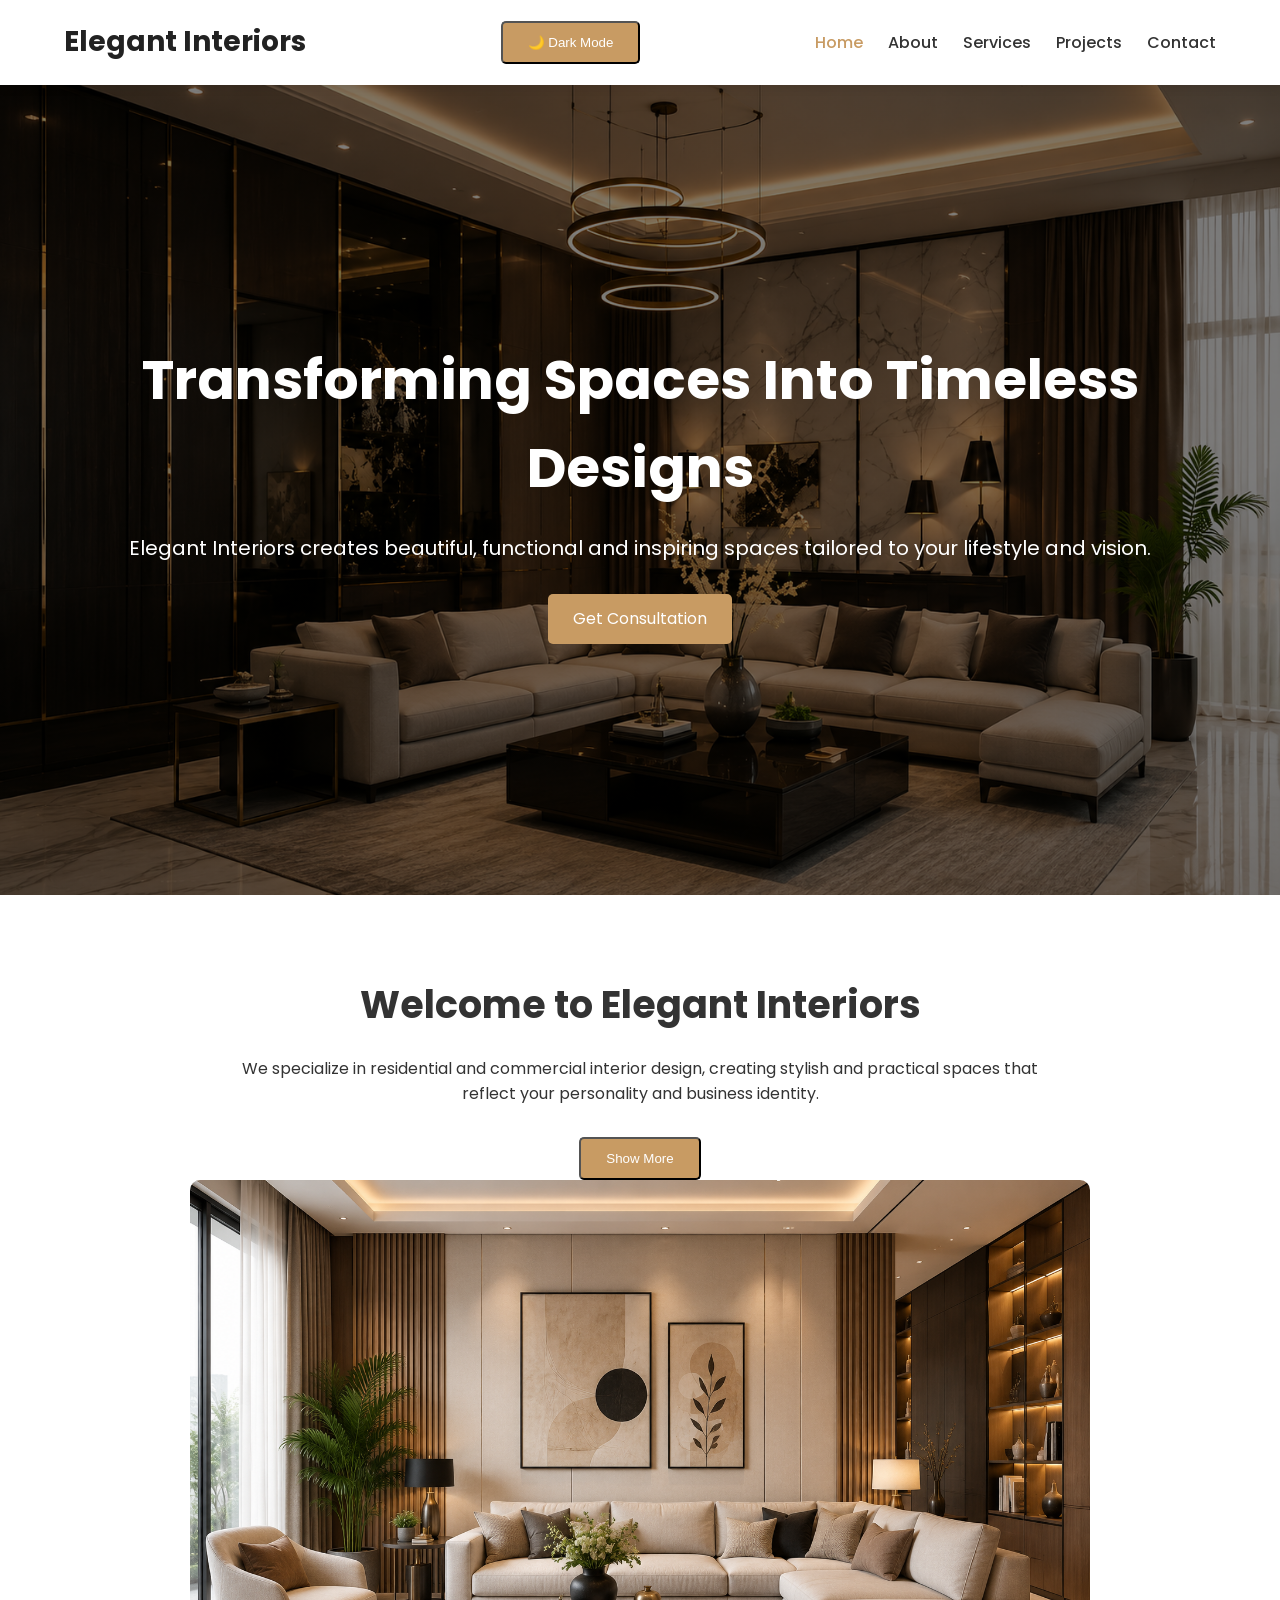
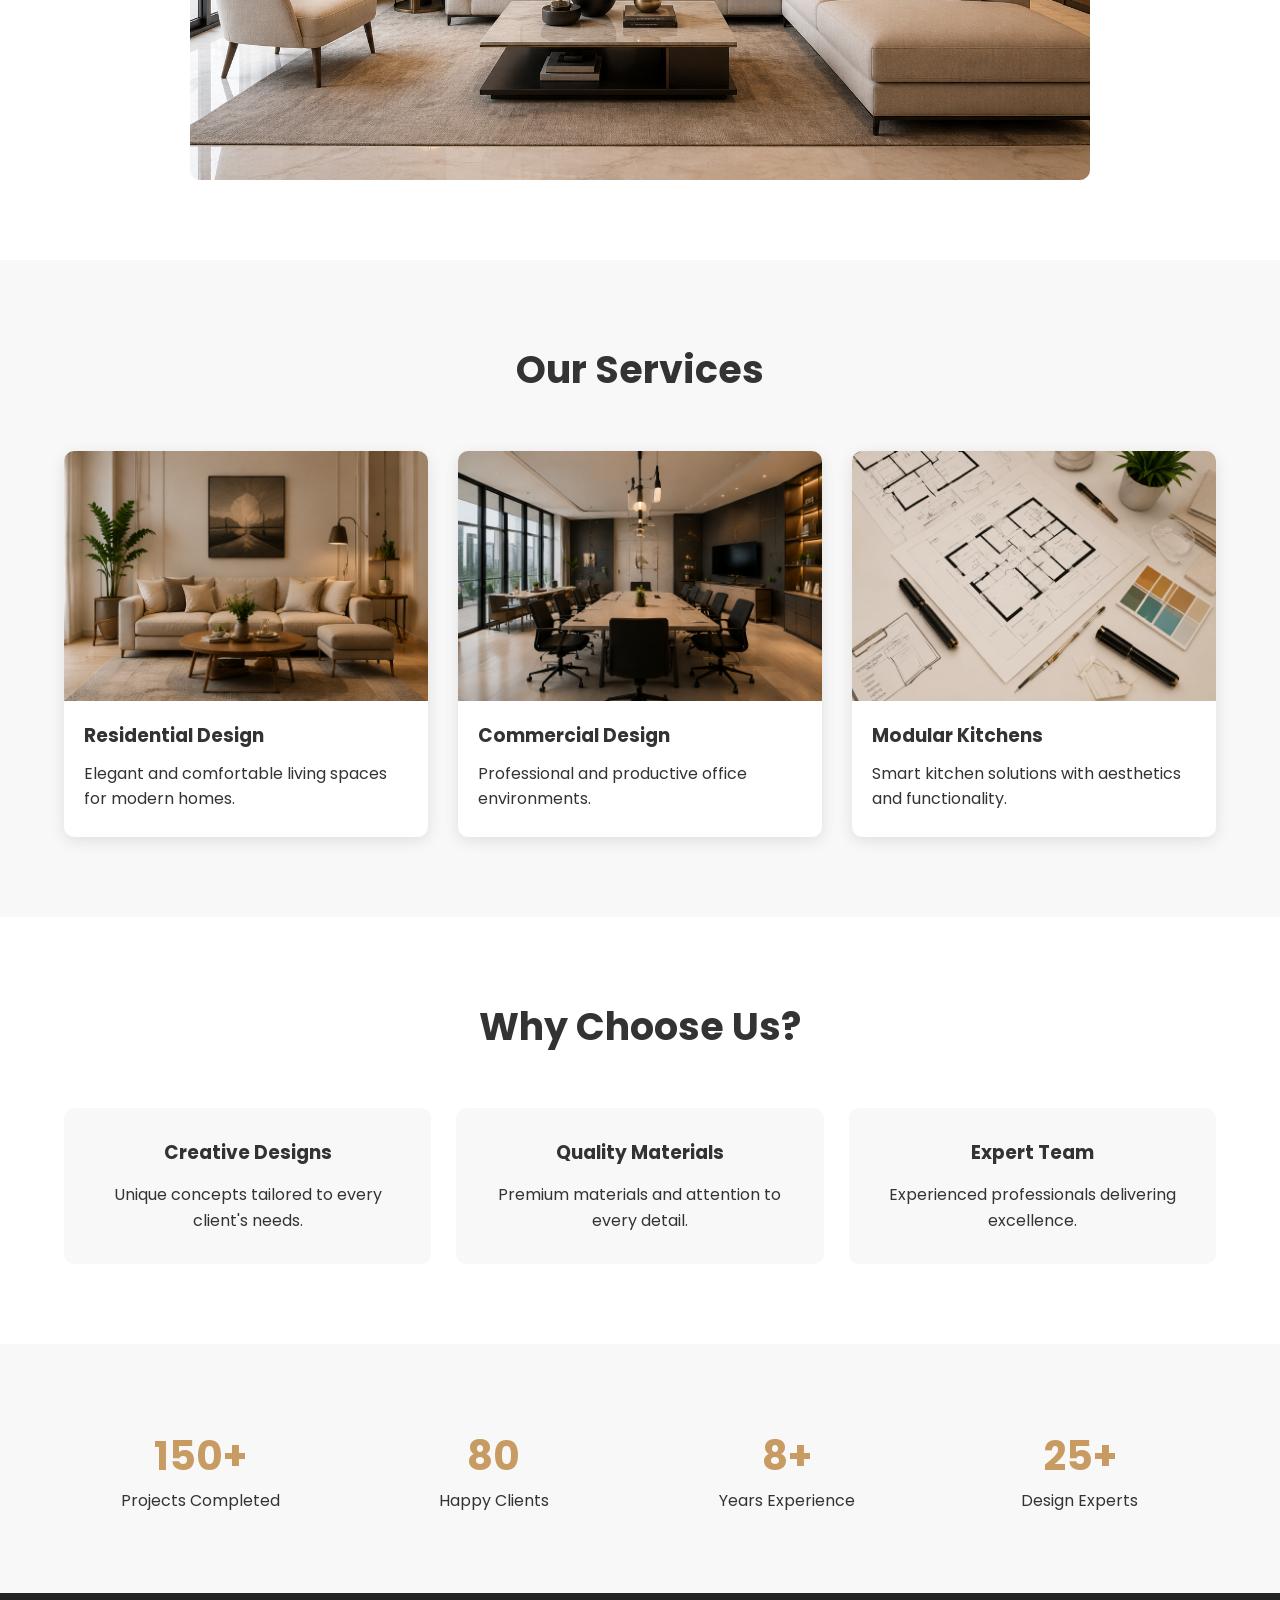
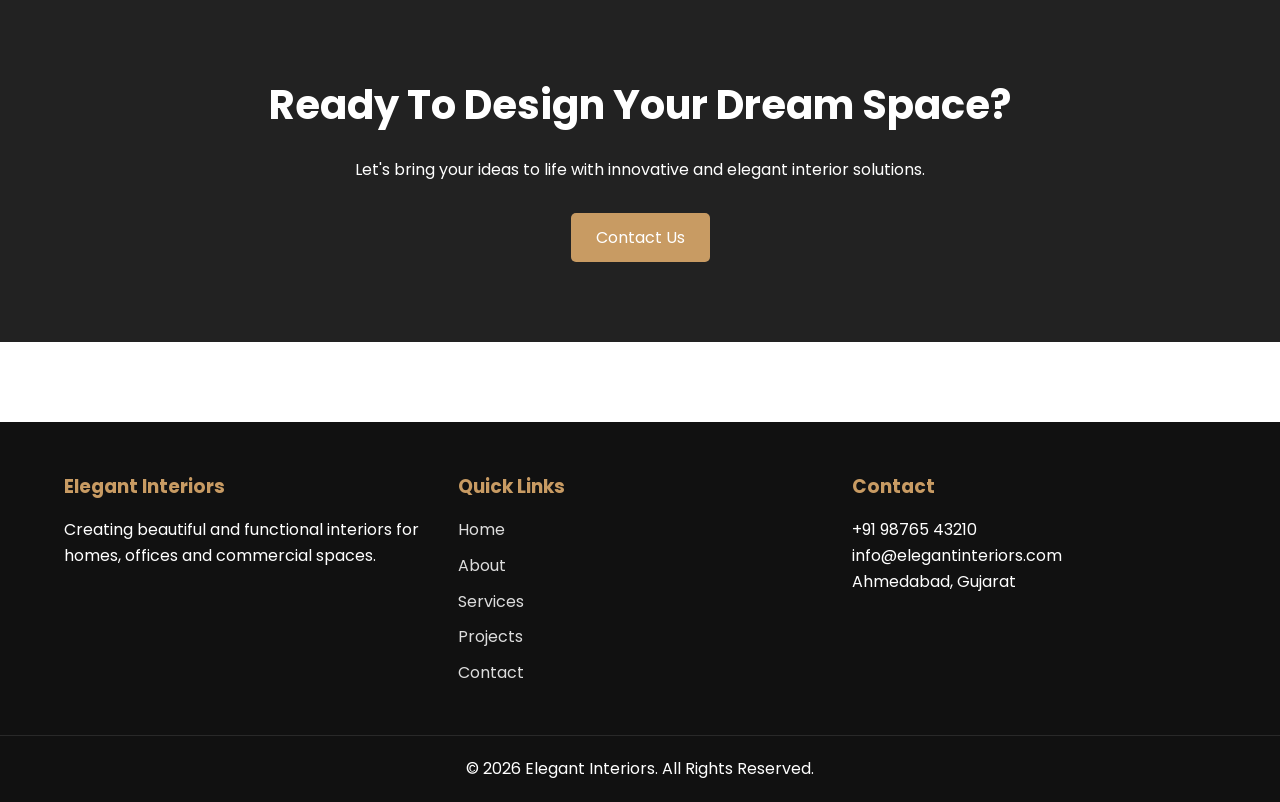
<file: index.html>
<!DOCTYPE html>
<html lang="en">
<head>
    <meta charset="UTF-8">
    <meta name="viewport" content="width=device-width, initial-scale=1.0">
    <title>Elegant Interiors</title>
    <link rel="stylesheet" href="style.css">
</head>
<body>

    <!-- Header -->
    <header>
        <nav class="navbar">
           <div class="logo">
                Elegant Interiors
            </div>

            <button id="darkModeBtn" class="btn">
                🌙 Dark Mode
            </button>

            <ul class="nav-links">
                <li><a href="index.html" class="active">Home</a></li>
                <li><a href="about.html">About</a></li>
                <li><a href="services.html">Services</a></li>
                <li><a href="projects.html">Projects</a></li>
                <li><a href="contact.html">Contact</a></li>
            </ul>
        </nav>
    </header>

    <!-- Hero Section -->
    <section class="hero">
        <div class="hero-content">
            <h1>Transforming Spaces Into Timeless Designs</h1>
            <p>
                Elegant Interiors creates beautiful, functional and inspiring
                spaces tailored to your lifestyle and vision.
            </p>
            <a href="contact.html" class="btn">Get Consultation</a>
        </div>
    </section>

    <!-- Intro -->
    <section class="intro reveal">
        <div class="container">
            <h2>Welcome to Elegant Interiors</h2>

            <p>
                We specialize in residential and commercial interior design,
                creating stylish and practical spaces that reflect your
                personality and business identity.
            </p>

            <p id="moreText" style="display:none;">
                Elegant Interiors specializes in luxury homes,
                commercial offices, modular kitchens,
                custom furniture and complete renovation services.
            </p>

<button id="readMoreBtn" class="btn">
    Show More
</button>

            <img src="about.jpg" alt="Interior Design">
        </div>
    </section>

    <!-- Featured Services -->
    <section class="services-preview reveal">
        <div class="container">
            <h2>Our Services</h2>

            <div class="service-grid">

                <div class="service-card">
                    <img src="service1.jpg" alt="">
                    <h3>Residential Design</h3>
                    <p>
                        Elegant and comfortable living spaces for modern homes.
                    </p>
                </div>

                <div class="service-card">
                    <img src="service2.jpg" alt="">
                    <h3>Commercial Design</h3>
                    <p>
                        Professional and productive office environments.
                    </p>
                </div>

                <div class="service-card">
                    <img src="service3.jpg" alt="">
                    <h3>Modular Kitchens</h3>
                    <p>
                        Smart kitchen solutions with aesthetics and functionality.
                    </p>
                </div>

            </div>
        </div>
    </section>

    <!-- Why Choose Us -->
    <section class="why-us reveal">
        <div class="container">
            <h2>Why Choose Us?</h2>

            <div class="features">

                <div class="feature-box">
                    <h3>Creative Designs</h3>
                    <p>
                        Unique concepts tailored to every client's needs.
                    </p>
                </div>

                <div class="feature-box">
                    <h3>Quality Materials</h3>
                    <p>
                        Premium materials and attention to every detail.
                    </p>
                </div>

                <div class="feature-box">
                    <h3>Expert Team</h3>
                    <p>
                        Experienced professionals delivering excellence.
                    </p>
                </div>

            </div>
        </div>
    </section>

<section class="stats reveal">
    <div class="container">

        <div class="stats-grid">

            <div class="stat-card">
                <h2 class="counter" data-target="150">0</h2>
                <p>Projects Completed</p>
            </div>

            <div class="stat-card">
                <h2 class="counter" data-target="100">0</h2>
                <p>Happy Clients</p>
            </div>

            <div class="stat-card">
                <h2 class="counter" data-target="8">0</h2>
                <p>Years Experience</p>
            </div>

            <div class="stat-card">
                <h2 class="counter" data-target="25">0</h2>
                <p>Design Experts</p>
            </div>

        </div>

    </div>
</section>
    <!-- CTA -->
    <section class="cta reveal">
        <div class="container">
            <h2>Ready To Design Your Dream Space?</h2>
            <p>
                Let's bring your ideas to life with innovative and elegant
                interior solutions.
            </p>

            <a href="contact.html" class="btn">Contact Us</a>
        </div>
    </section>

    <!-- Footer -->
    <footer>
        <div class="footer-content">

            <div>
                <h3>Elegant Interiors</h3>
                <p>
                    Creating beautiful and functional interiors for homes,
                    offices and commercial spaces.
                </p>
            </div>

            <div>
                <h3>Quick Links</h3>
                <ul>
                    <li><a href="index.html">Home</a></li>
                    <li><a href="about.html">About</a></li>
                    <li><a href="services.html">Services</a></li>
                    <li><a href="projects.html">Projects</a></li>
                    <li><a href="contact.html">Contact</a></li>
                </ul>
            </div>

            <div>
                <h3>Contact</h3>
                <p>+91 98765 43210</p>
                <p>info@elegantinteriors.com</p>
                <p>Ahmedabad, Gujarat</p>
            </div>

        </div>

        <div class="copyright">
            <p>&copy; 2026 Elegant Interiors. All Rights Reserved.</p>
        </div>
    </footer>

    <script src="script.js"></script>
</body>
</html>
</file>
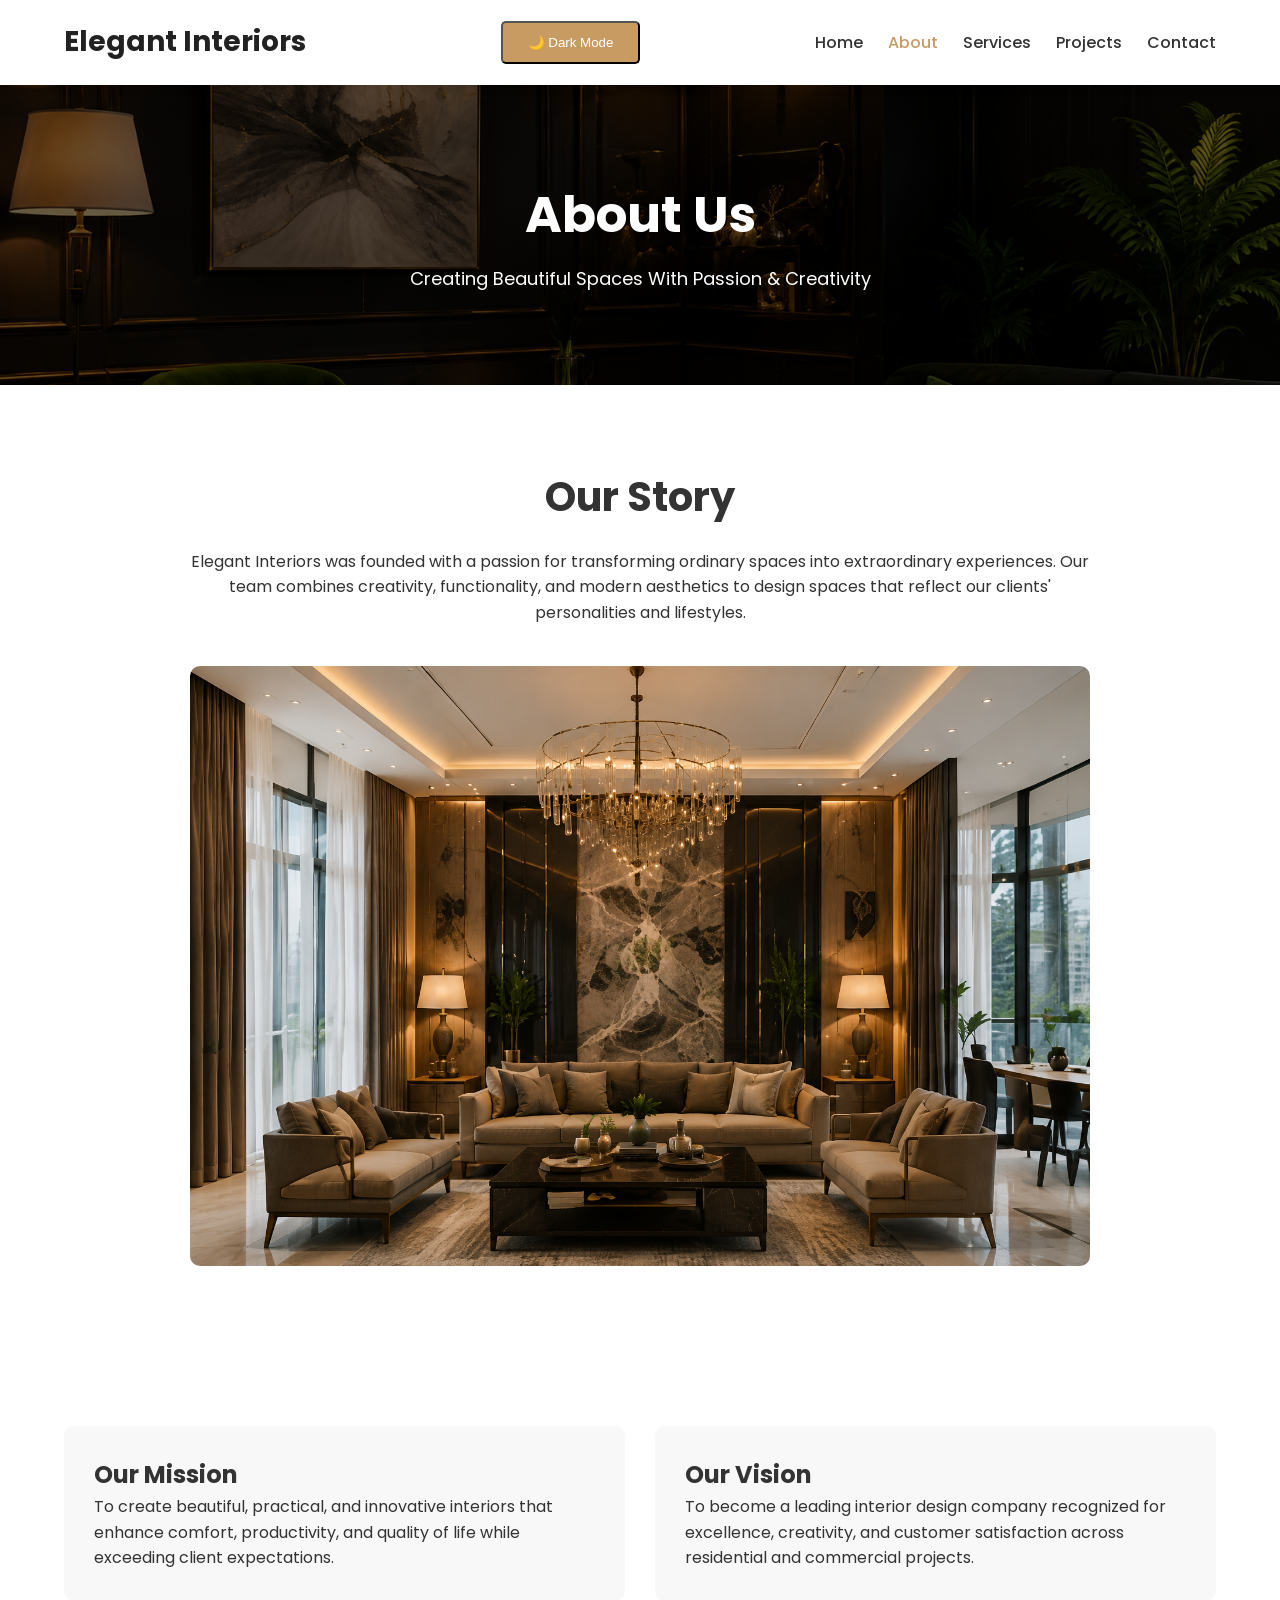
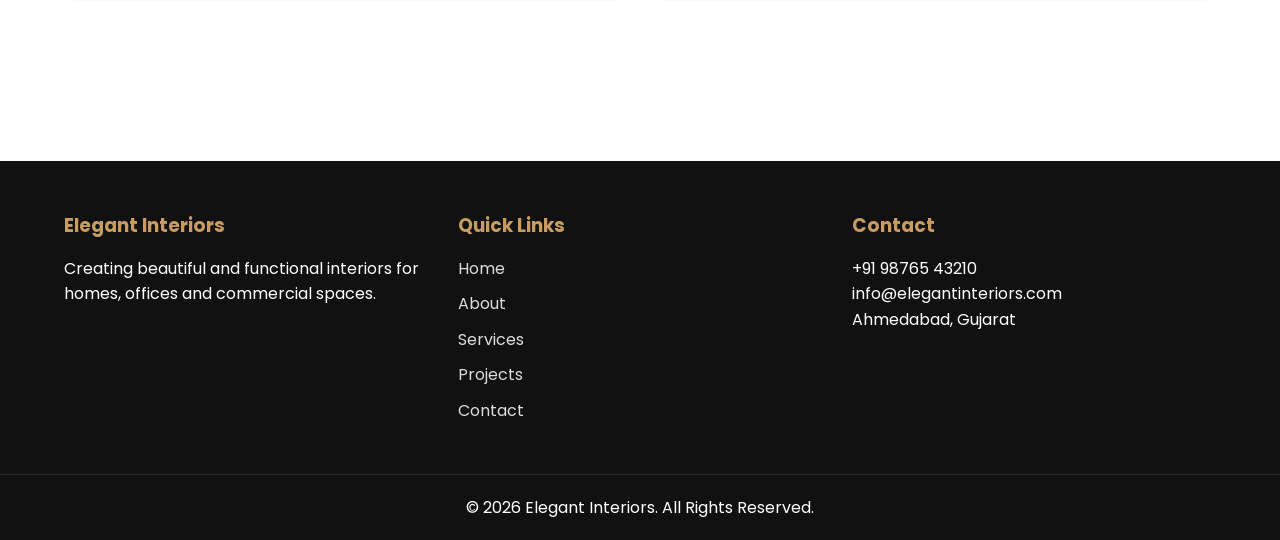
<file: about.html>
<!DOCTYPE html>
<html lang="en">
<head>
    <meta charset="UTF-8">
    <meta name="viewport" content="width=device-width, initial-scale=1.0">
    <title>About Us | Elegant Interiors</title>
    <link rel="stylesheet" href="style.css">
</head>
<body>

<header>
    <nav class="navbar">
           <div class="logo">
                Elegant Interiors
            </div>

            <button id="darkModeBtn" class="btn">
                🌙 Dark Mode
            </button>    

        <ul class="nav-links">
            <li><a href="index.html">Home</a></li>
            <li><a href="about.html" class="active">About</a></li>
            <li><a href="services.html">Services</a></li>
            <li><a href="projects.html">Projects</a></li>
            <li><a href="contact.html">Contact</a></li>
        </ul>
    </nav>
</header>

<section class="page-banner">
    <div class="banner-content">
        <h1>About Us</h1>
        <p>Creating Beautiful Spaces With Passion & Creativity</p>
    </div>
</section>

<section class="about reveal">
    <div class="container">

        <h2>Our Story</h2>

        <p>
            Elegant Interiors was founded with a passion for transforming
            ordinary spaces into extraordinary experiences. Our team combines
            creativity, functionality, and modern aesthetics to design spaces
            that reflect our clients' personalities and lifestyles.
        </p>

        <img src="project1.jpg" alt="About Elegant Interiors">

    </div>
</section>

<section class="mission-vision reveal">
    <div class="container">

        <div class="mv-grid">

            <div class="mv-box">
                <h2>Our Mission</h2>

                <p>
                    To create beautiful, practical, and innovative interiors
                    that enhance comfort, productivity, and quality of life
                    while exceeding client expectations.
                </p>
            </div>

            <div class="mv-box">
                <h2>Our Vision</h2>

                <p>
                    To become a leading interior design company recognized for
                    excellence, creativity, and customer satisfaction across
                    residential and commercial projects.
                </p>
            </div>

        </div>

    </div>
</section>

<footer>
    <div class="footer-content">

        <div>
            <h3>Elegant Interiors</h3>
            <p>
                Creating beautiful and functional interiors for homes,
                offices and commercial spaces.
            </p>
        </div>

        <div>
            <h3>Quick Links</h3>
            <ul>
                <li><a href="index.html">Home</a></li>
                <li><a href="about.html">About</a></li>
                <li><a href="services.html">Services</a></li>
                <li><a href="projects.html">Projects</a></li>
                <li><a href="contact.html">Contact</a></li>
            </ul>
        </div>

        <div>
            <h3>Contact</h3>
            <p>+91 98765 43210</p>
            <p>info@elegantinteriors.com</p>
            <p>Ahmedabad, Gujarat</p>
        </div>

    </div>

    <div class="copyright">
        <p>&copy; 2026 Elegant Interiors. All Rights Reserved.</p>
    </div>
</footer>

<script src="script.js"></script>
</body>
</html>
</file>
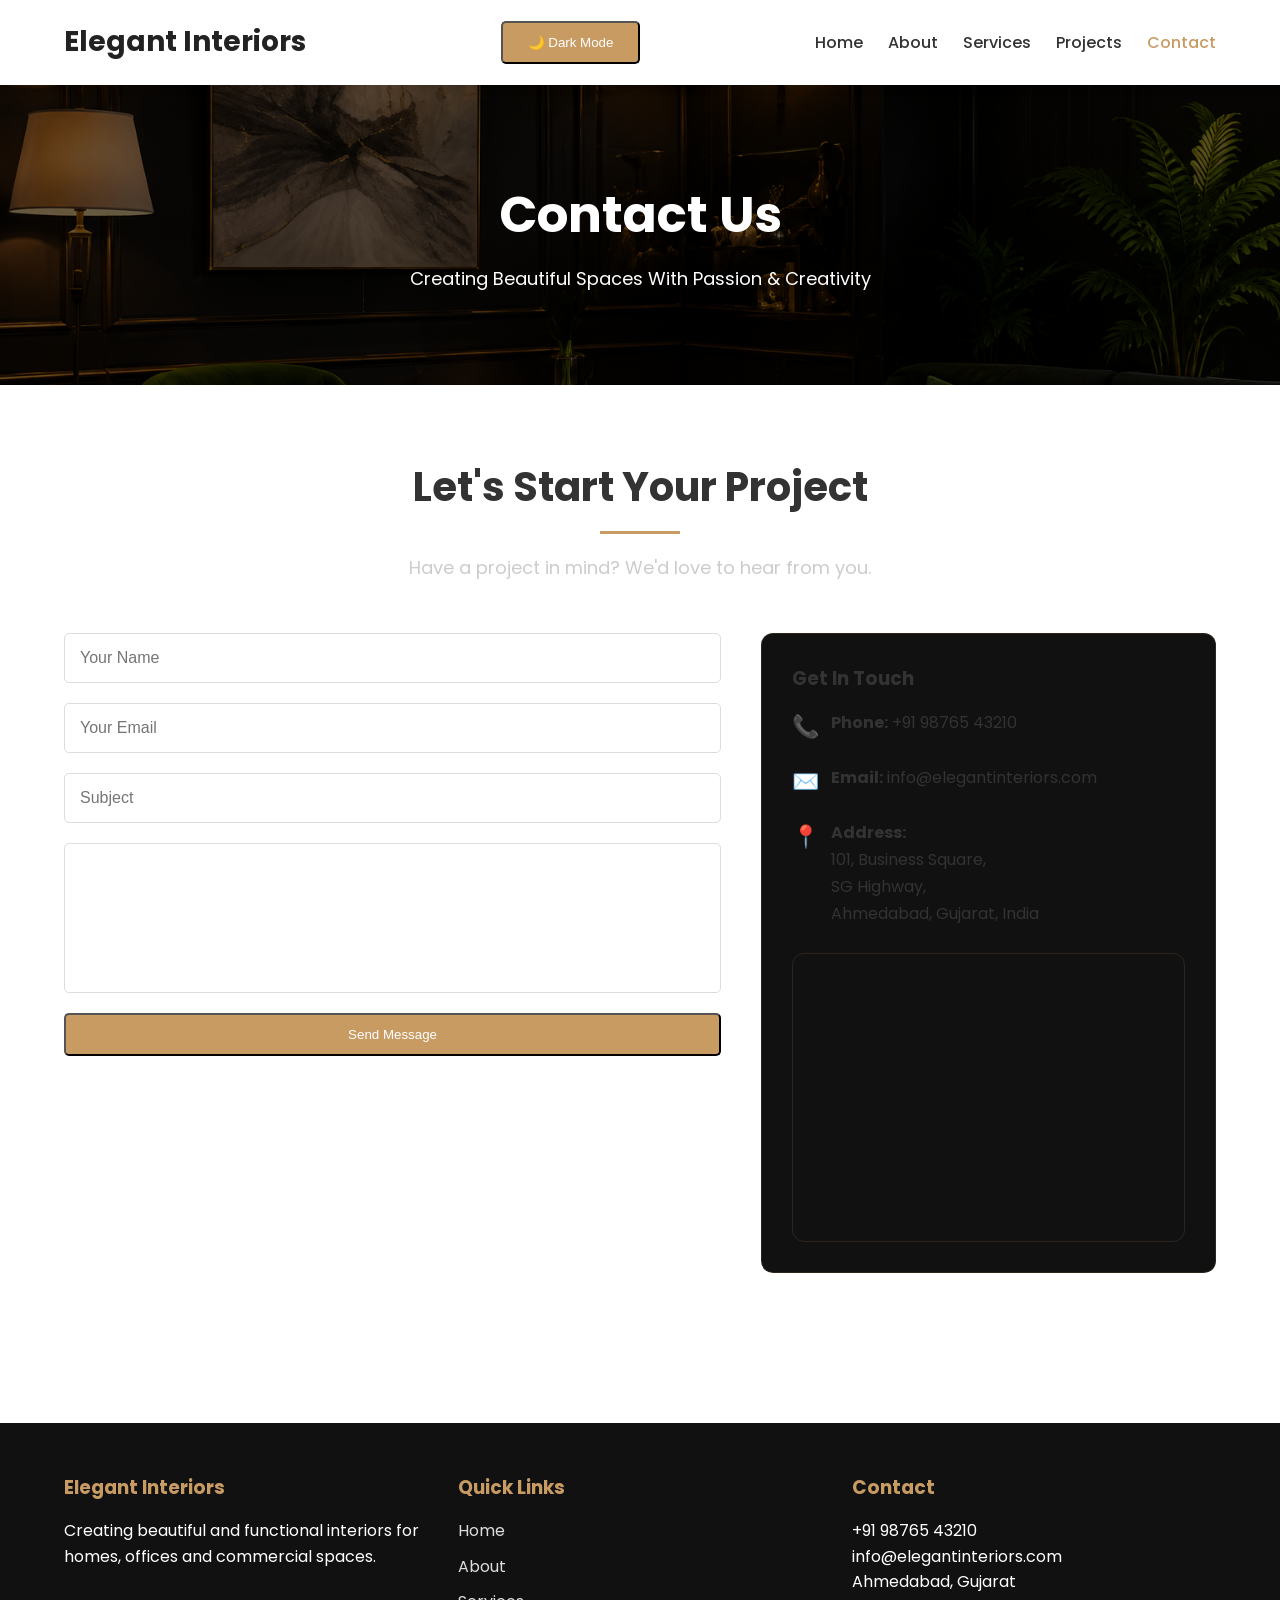
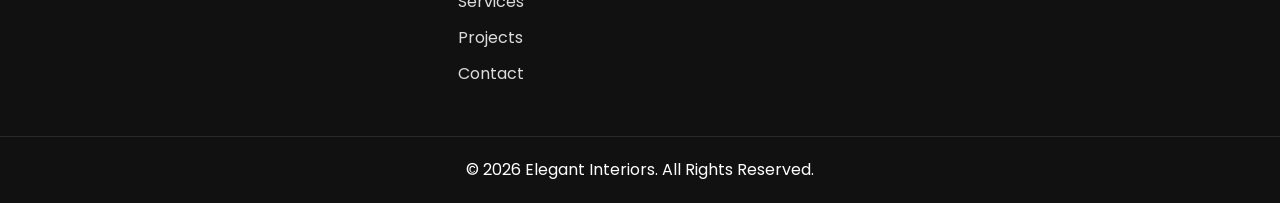
<file: contact.html>
<!DOCTYPE html>
<html lang="en">
<head>
    <meta charset="UTF-8">
    <meta name="viewport" content="width=device-width, initial-scale=1.0">
    <title>Contact | Elegant Interiors</title>
    <link rel="stylesheet" href="style.css">
</head>
<body>

<header>
    <nav class="navbar">
           <div class="logo">
                Elegant Interiors
            </div>

            <button id="darkModeBtn" class="btn">
                🌙 Dark Mode
            </button>

        <ul class="nav-links">
            <li><a href="index.html">Home</a></li>
            <li><a href="about.html">About</a></li>
            <li><a href="services.html">Services</a></li>
            <li><a href="projects.html">Projects</a></li>
            <li><a href="contact.html" class="active">Contact</a></li>
        </ul>
    </nav>
</header>

<section class="page-banner">
    <div class="banner-content">
        <h1>Contact Us</h1>
        <p>Creating Beautiful Spaces With Passion & Creativity</p>
    </div>
</section>

<section class="contact reveal">
    <div class="container">

        <h2>Let's Start Your Project</h2>

        <p class="contact-subtitle">
            Have a project in mind? We'd love to hear from you.
        </p>

        <div class="contact-wrapper">

            <form class="contact-form">

                <input type="text" placeholder="Your Name" required>

                <input type="email" placeholder="Your Email" required>

                <input type="text" placeholder="Subject" required>

                <textarea
                    rows="8"
                    placeholder="Tell us about your project..."
                    required>
                </textarea>

                <button type="submit" class="btn">
                    Send Message
                </button>

            </form>

            <div class="contact-info">

    <h3>Get In Touch</h3>

    <div class="info-item">
        <span>📞</span>
        <p><strong>Phone:</strong> +91 98765 43210</p>
    </div>

    <div class="info-item">
        <span>✉️</span>
        <p><strong>Email:</strong> info@elegantinteriors.com</p>
    </div>

    <div class="info-item">
        <span>📍</span>
        <p>
            <strong>Address:</strong><br>
            101, Business Square,<br>
            SG Highway,<br>
            Ahmedabad, Gujarat, India
        </p>
    </div>

    <div class="map">
        <iframe
            src="https://maps.google.com/maps?q=SG%20Highway%20Ahmedabad&t=&z=15&ie=UTF8&iwloc=&output=embed"
            width="100%"
            height="280"
            loading="lazy">
        </iframe>
    </div>

</div>

        </div>

    </div>
</section>

<footer>
    <div class="footer-content">

        <div>
            <h3>Elegant Interiors</h3>
            <p>
                Creating beautiful and functional interiors for homes,
                offices and commercial spaces.
            </p>
        </div>

        <div>
            <h3>Quick Links</h3>
            <ul>
                <li><a href="index.html">Home</a></li>
                <li><a href="about.html">About</a></li>
                <li><a href="services.html">Services</a></li>
                <li><a href="projects.html">Projects</a></li>
                <li><a href="contact.html">Contact</a></li>
            </ul>
        </div>

        <div>
            <h3>Contact</h3>
            <p>+91 98765 43210</p>
            <p>info@elegantinteriors.com</p>
            <p>Ahmedabad, Gujarat</p>
        </div>

    </div>

    <div class="copyright">
        <p>&copy; 2026 Elegant Interiors. All Rights Reserved.</p>
    </div>
</footer>

<script src="script.js"></script>
</body>
</html>
</file>
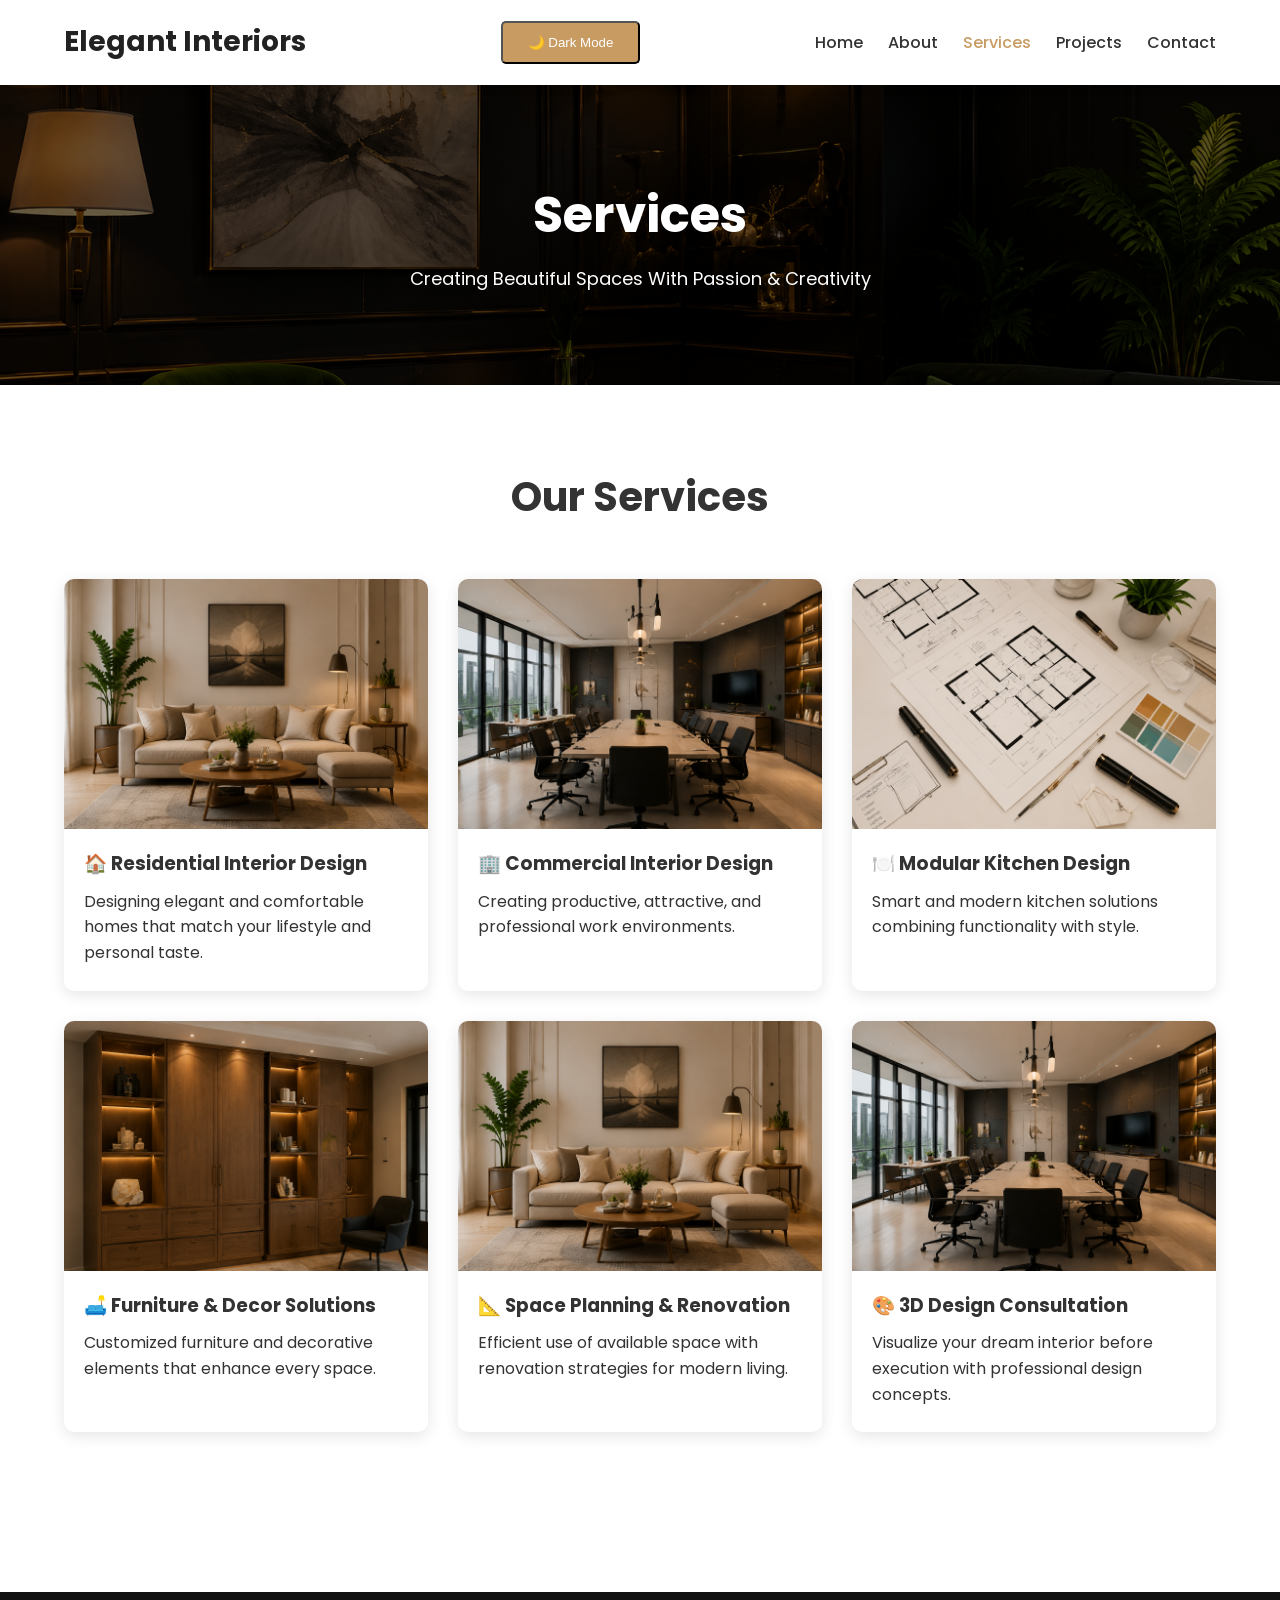
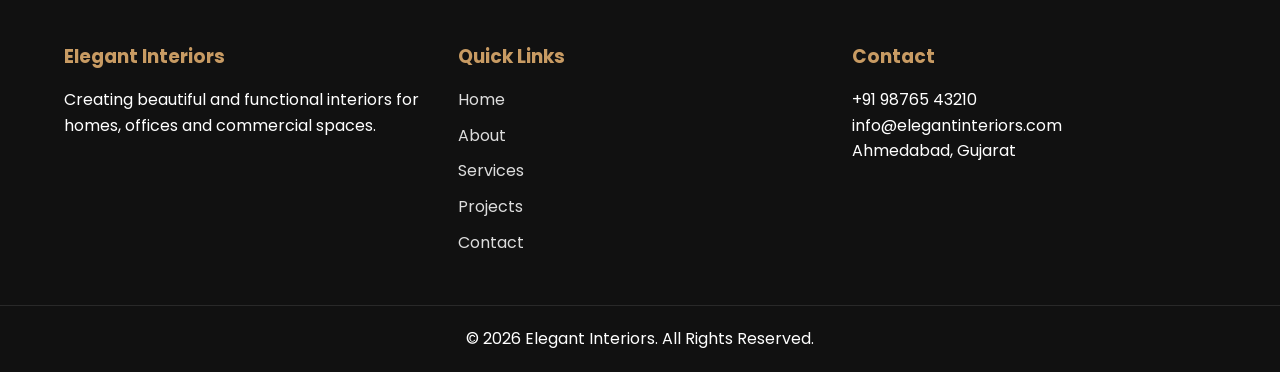
<file: services.html>
<!DOCTYPE html>
<html lang="en">
<head>
    <meta charset="UTF-8">
    <meta name="viewport" content="width=device-width, initial-scale=1.0">
    <title>Services | Elegant Interiors</title>
    <link rel="stylesheet" href="style.css">
</head>
<body>

<header>
    <nav class="navbar">
           <div class="logo">
                Elegant Interiors
            </div>

            <button id="darkModeBtn" class="btn">
                🌙 Dark Mode
            </button>

        <ul class="nav-links">
            <li><a href="index.html">Home</a></li>
            <li><a href="about.html">About</a></li>
            <li><a href="services.html" class="active">Services</a></li>
            <li><a href="projects.html">Projects</a></li>
            <li><a href="contact.html">Contact</a></li>
        </ul>
    </nav>
</header>

<section class="page-banner">
    <div class="banner-content">
        <h1>Services</h1>
        <p>Creating Beautiful Spaces With Passion & Creativity</p>
    </div>
</section>

<section class="services-page reveal">
    <div class="container">

        <h2>Our Services</h2>

        <div class="services-container">

           <div class="service-card">
                <img src="service1.jpg" alt="">
                <h3>🏠 Residential Interior Design</h3>
                <p>
                    Designing elegant and comfortable homes that match your
                    lifestyle and personal taste.
                </p>
            </div>

            <div class="service-card">
                <img src="service2.jpg" alt="">
                <h3>🏢 Commercial Interior Design</h3>
                <p>
                    Creating productive, attractive, and professional work
                    environments.
                </p>
            </div>

            <div class="service-card">
                <img src="service3.jpg" alt="">
                <h3>🍽️ Modular Kitchen Design</h3>
                <p>
                    Smart and modern kitchen solutions combining functionality
                    with style.
                </p>
            </div>

           <div class="service-card">
                <img src="service4.jpg" alt="">
                <h3>🛋️ Furniture & Decor Solutions</h3>
                <p>
                    Customized furniture and decorative elements that enhance
                    every space.
                </p>
            </div>

           <div class="service-card">
               <img src="service1.jpg" alt="">
                <h3>📐 Space Planning & Renovation</h3>
                <p>
                    Efficient use of available space with renovation strategies
                    for modern living.
                </p>
            </div>

            <div class="service-card">
                <img src="service2.jpg" alt="">
                <h3>🎨 3D Design Consultation</h3>
                <p>
                    Visualize your dream interior before execution with
                    professional design concepts.
                </p>
            </div>

        </div>

    </div>
</section>

<footer>
    <div class="footer-content">

        <div>
            <h3>Elegant Interiors</h3>
            <p>
                Creating beautiful and functional interiors for homes,
                offices and commercial spaces.
            </p>
        </div>

        <div>
            <h3>Quick Links</h3>
            <ul>
                <li><a href="index.html">Home</a></li>
                <li><a href="about.html">About</a></li>
                <li><a href="services.html">Services</a></li>
                <li><a href="projects.html">Projects</a></li>
                <li><a href="contact.html">Contact</a></li>
            </ul>
        </div>

        <div>
            <h3>Contact</h3>
            <p>+91 98765 43210</p>
            <p>info@elegantinteriors.com</p>
            <p>Ahmedabad, Gujarat</p>
        </div>

    </div>

    <div class="copyright">
        <p>&copy; 2026 Elegant Interiors. All Rights Reserved.</p>
    </div>
</footer>

<script src="script.js"></script>
</body>
</html>
</file>
<file: style.css>
/* =========================
   GOOGLE FONTS
========================= */
@import url('https://fonts.googleapis.com/css2?family=Poppins:wght@300;400;500;600;700&display=swap');

/* =========================
   RESET
========================= */
*{
    margin:0;
    padding:0;
    box-sizing:border-box;
}

html{
    scroll-behavior:smooth;
}

body{
    font-family:'Poppins',sans-serif;
    line-height:1.6;
    color:#333;
    background:#fff;
}

img{
    width:100%;
    display:block;
}

a{
    text-decoration:none;
}

ul{
    list-style:none;
}

.container{
    width:90%;
    max-width:1200px;
    margin:auto;
}

/* =========================
   NAVBAR
========================= */

header{
    background:#fff;
    box-shadow:0 2px 10px rgba(0,0,0,0.1);
    position:sticky;
    top:0;
    z-index:1000;
}

.navbar{
    width:90%;
    max-width:1200px;
    margin:auto;
    display:flex;
    justify-content:space-between;
    align-items:center;
    padding:20px 0;
}

.logo{
    font-size:28px;
    font-weight:700;
    color:#222;
}

.nav-links{
    display:flex;
    gap:25px;
}

.nav-links a{
    color:#333;
    font-weight:500;
    transition:.3s;
    font: size 16px;
}

.nav-links a:hover,
.nav-links .active{
    color:#c89b63;
}

/* =========================
   BUTTON
========================= */

.btn{
    display:inline-block;
    background:#c89b63;
    color:#fff;
    padding:12px 25px;
    border-radius:5px;
    transition:0.3s ease;
}

.btn:hover{
    background:#a9783d;
    transform:translateY(-3px);
}

/* =========================
   HERO SECTION
========================= */

.hero{
    background:
    linear-gradient(rgba(0,0,0,.5),
    rgba(0,0,0,.5)),
    url('hero.jpg');

    background-size:cover;
    background-position:center;
    height:90vh;

    display:flex;
    justify-content:center;
    align-items:center;
    text-align:center;
}

.hero-content{
    color:#fff;
    width:80%;
}

.hero-content h1{
    font-size:55px;
    margin-bottom:20px;
}

.hero-content p{
    font-size:20px;
    margin-bottom:30px;
}

/* =========================
   INTRO
========================= */

.intro{
    padding:80px 0;
    text-align:center;
}

.intro h2{
    margin-bottom:20px;
    font-size:38px;
}

.intro p{
    max-width:850px;
    margin:0 auto 30px;
}

.intro img{
    max-width:900px;
    margin:auto;
    border-radius:10px;
}

/* =========================
   SERVICES PREVIEW
========================= */

.services-preview{
    background:#f8f8f8;
    padding:80px 0;
}

.services-preview h2{
    text-align:center;
    margin-bottom:50px;
    font-size:38px;
}

.service-grid{
    display:grid;
    grid-template-columns:repeat(auto-fit,minmax(300px,1fr));
    gap:30px;
}

.service-card{
    background:#fff;
    border-radius:10px;
    overflow:hidden;
    box-shadow:0 4px 15px rgba(0,0,0,0.1);
    transition:.4s;
}

.service-card:hover{
    transform:translateY(-10px);
}

.service-card img{
    height:250px;
    object-fit:cover;
}

.service-card h3{
    padding:20px 20px 10px;
}

.service-card p{
    padding:0 20px 25px;
}

/* =========================
   WHY CHOOSE US
========================= */

.why-us{
    padding:80px 0;
}

.why-us h2{
    text-align:center;
    margin-bottom:50px;
    font-size:38px;
}

.features{
    display:grid;
    grid-template-columns:repeat(auto-fit,minmax(250px,1fr));
    gap:25px;
}

.feature-box{
    text-align:center;
    padding:30px;
    border-radius:10px;
    background:#f8f8f8;
    transition:.3s;
}

.feature-box:hover{
    background:#c89b63;
    color:#fff;
}

.feature-box h3{
    margin-bottom:15px;
}

/* =========================
   CTA
========================= */

.cta{
    background:#222;
    color:#fff;
    text-align:center;
    padding:80px 20px;
}

.cta h2{
    font-size:40px;
    margin-bottom:20px;
}

.cta p{
    margin-bottom:30px;
}

/* =========================
   ABOUT PAGE
========================= */

.about{
    padding:80px 0;
}

.about h2{
    text-align:center;
    font-size:40px;
    margin-bottom:20px;
}

.about p{
    max-width:900px;
    margin:0 auto 40px;
    text-align:center;
}

.about img{
    max-width:900px;
    margin:auto;
    border-radius:10px;
}

.mission-vision{
    padding:80px 0;
}

.mv-grid{
    display:grid;
    grid-template-columns:repeat(auto-fit,minmax(350px,1fr));
    gap:30px;
}

.mv-box{
    background:#f8f8f8;
    padding:30px;
    border-radius:10px;
}

/* =========================
   SERVICES PAGE
========================= */

.services-page{
    padding:80px 0;
}

.services-page h2{
    text-align:center;
    font-size:40px;
    margin-bottom:50px;
}

.services-container{
    display:grid;
    grid-template-columns:repeat(auto-fit,minmax(300px,1fr));
    gap:30px;
}

.service-item{
    background:#fff;
    box-shadow:0 4px 15px rgba(0,0,0,.1);
    border-radius:10px;
    overflow:hidden;
    transition:.4s;
}

.service-item:hover{
    transform:translateY(-10px);
}

.service-item img{
    height:250px;
    object-fit:cover;
}

.service-item h3{
    padding:20px;
}

.service-item p{
    padding:0 20px 25px;
}

/* =========================
   PROJECTS PAGE
========================= */

.projects{
    padding:80px 0;
}

.projects h2{
    text-align:center;
    font-size:40px;
    margin-bottom:50px;
}

.project-grid{
    display:grid;
    grid-template-columns:repeat(auto-fit,minmax(320px,1fr));
    gap:30px;
}

.project-card{
    position:relative;
    overflow:hidden;
    border-radius:10px;
    cursor:pointer;
}

.project-card img{
    transition:.5s;
    height:280px;
    object-fit:cover;
}

.project-card:hover img{
    transform:scale(1.1);
}

.project-content{
    position:absolute;
    left:0;
    bottom:0;
    width:100%;
    background:rgba(0,0,0,.85);
    color:white;
    padding:20px;
}

.project-card:hover 

.project-content{
    bottom:0;
}

/* =========================
   CONTACT PAGE
========================= */

.contact{
    padding:70px 0;
}

.contact h2{
    text-align:center;
    margin-bottom:20px;
    font-size:40px;
    position:relative;
}

.contact h2::after{
    content:"";
    display:block;
    width:80px;
    height:3px;
    background:#c89b63;
    margin:12px auto 0;
}

.contact-subtitle{
    text-align:center;
    margin-bottom:50px;
    color:#ccc;
    font-size:18px;
}

.contact-wrapper{
    display:grid;
    grid-template-columns:1.3fr 0.9fr;
    gap:40px;
}

.contact-form{
    display:flex;
    flex-direction:column;
}

.contact-form input,
.contact-form textarea{
    padding:15px;
    margin-bottom:20px;
    border:1px solid #ddd;
    border-radius:5px;
    font-size:16px;
}

.contact-form input:focus,
.contact-form textarea:focus{
    outline:none;
    border-color:#c89b63;
    box-shadow:0 0 8px rgba(200,155,99,0.3);
}

.contact-form textarea{
    resize:none;
    height:180px;
}

.contact-form textarea{
    resize:none;
    height:150px;
}

.contact-info{
    background:#111;
    padding:30px;
    border-radius:12px;
    border:1px solid rgba(200,155,99,0.15);
}

.info-item{
    display:flex;
    align-items:flex-start;
    gap:12px;
    margin-bottom:20px;
}

.info-item span{
    font-size:22px;
    color:#c89b63;
}

.info-item p{
    margin:0;
    line-height:1.7;
}

.contact-info h3{
    margin-bottom:15px;
}

@media(max-width:768px){

    .contact-wrapper{
        grid-template-columns:1fr;
    }

}

.map{
    margin-top:25px;
    border-radius:12px;
    overflow:hidden;
    border:1px solid rgba(200,155,99,0.15);
}

.map iframe{
    width:100%;
    border:0;
}

/* =========================
   FOOTER
========================= */

footer{
    background:#111;
    color:#fff;
    padding-top:50px;
}

.footer-content{
    width:90%;
    max-width:1200px;
    margin:auto;

    display:grid;
    grid-template-columns:repeat(auto-fit,minmax(250px,1fr));
    gap:30px;
}

.footer-content h3{
    margin-bottom:15px;
}

.footer-content ul li{
    margin-bottom:10px;
}

.footer-content a{
    color:#ddd;
}

.footer-content a:hover{
    color:#c89b63;
}

.copyright{
    text-align:center;
    border-top:1px solid rgba(255,255,255,.1);
    margin-top:40px;
    padding:20px;
}

/* =========================
   MOBILE RESPONSIVE
========================= */

@media(max-width:768px){

    .navbar{
        flex-direction:column;
        gap:15px;
        padding:15px 0;
    }

    .logo{
        font-size:22px;
        text-align:center;
        white-space:normal;
    }

    .nav-links{
        display:flex;
        flex-wrap:wrap;
        justify-content:center;
        gap:12px;
    }

    .nav-links a{
        font-size:14px;
    }

    .hero{
        height:70vh;
    }

    .hero-content{
        width:90%;
        margin:auto;
    }

    .hero-content h1{
        font-size:28px;
        line-height:1.3;
    }

    .hero-content p{
        font-size:15px;
    }

    .intro h2,
    .why-us h2,
    .services-preview h2,
    .projects h2,
    .services-page h2,
    .contact h2,
    .about h2{
        font-size:28px;
    }

    .banner-content h1{
        font-size:35px;
    }

    .banner-content p{
        font-size:15px;
    }

    .service-grid,
    .services-container,
    .project-grid,
    .features,
    .mv-grid,
    .contact-wrapper{
        grid-template-columns:1fr;
    }

    .stats-grid{
        grid-template-columns:1fr;
    }

    .stat-card{
    background:#222;
    padding:30px;
    border-radius:12px;
    text-align:center;
    transition:.3s;
}

.stat-card:hover{
    transform:translateY(-10px);
}

.stat-card h2{
    color:#c89b63;
    font-size:45px;
    margin-bottom:10px;
}

    .cta h2{
        font-size:28px;
    }

    .footer-content{
        grid-template-columns:1fr;
        text-align:center;
    }
}
/* PAGE BANNER */

.page-banner{
    height:300px;
    background:
    linear-gradient(rgba(0,0,0,.6),
    rgba(0,0,0,.6)),
    url('about-banner.jpg');

    background-size:cover;
    background-position:center;
    display:flex;
    justify-content:center;
    align-items:center;
    text-align:center;
}   

.banner-content{
    color:#fff;
}

.banner-content h1{
    font-size:50px;
    margin-bottom:10px;
}

.banner-content p{
    font-size:18px;
}

.stats{
    padding:80px 0;
    background:#f8f8f8;
}

.stats-grid{
    display:grid;
    grid-template-columns:repeat(auto-fit,minmax(200px,1fr));
    gap:20px;
    text-align:center;
}

.stats-grid h2{
    color:#c89b63;
    font-size:40px;
}

.contact-form input:focus,
.contact-form textarea:focus{
    outline:none;
    border-color:#c89b63;
    box-shadow:0 0 8px rgba(200,155,99,.4);
}

footer{
    margin-top:80px;
}

.footer-content h3{
    color:#c89b63;
}

/* WEEK 3 JAVASCRIPT FEATURES */

.dark-mode{
    background:#121212;
    color:white;
}

.dark-mode header,
.dark-mode footer{
    background:#000;
}

.dark-mode .logo{
    color:white;
}

.dark-mode .nav-links a{
    color:white;
}

.dark-mode .nav-links a:hover,
.dark-mode .nav-links .active{
    color:#c89b63;
}

.dark-mode .service-card,
.dark-mode .feature-box,
.dark-mode .project-card,
.dark-mode .mv-box{
    background:#222;
    color:white;
}

.dark-mode .stats{
    background:#1a1a1a;
}

.dark-mode .intro,
.dark-mode .about,
.dark-mode .services-preview,
.dark-mode .services-page,
.dark-mode .projects,
.dark-mode .contact,
.dark-mode .mission-vision{
    background:#121212;
    color:white;
}

.dark-mode #darkModeBtn{
    background:#c89b63;
    color:white;
}

#darkModeBtn{
    margin-left:20px;
}

.service-card{
    transition:0.4s;
    cursor:pointer;
}

.service-card:hover{
    background:#c89b63;
    transform:translateY(-10px);
}

.service-card:hover h3,
.service-card:hover p{
    color:white;
}

/* IMAGE ZOOM EFFECT */

.service-card img,
.project-card img{
    transition:0.5s;
}

.service-card:hover img,
.project-card:hover img{
    transform:scale(1.1);
}

.reveal{
    opacity:0;
    transform:translateY(50px);
    transition:all 0.8s ease;
}

.reveal.active{
    opacity:1;
    transform:translateY(0);
}

.whatsapp{
    position:fixed;
    bottom:20px;
    right:20px;
    background:#25D366;
    color:white;
    width:60px;
    height:60px;
    border-radius:50%;
    display:flex;
    justify-content:center;
    align-items:center;
    font-size:30px;
}
</file>
